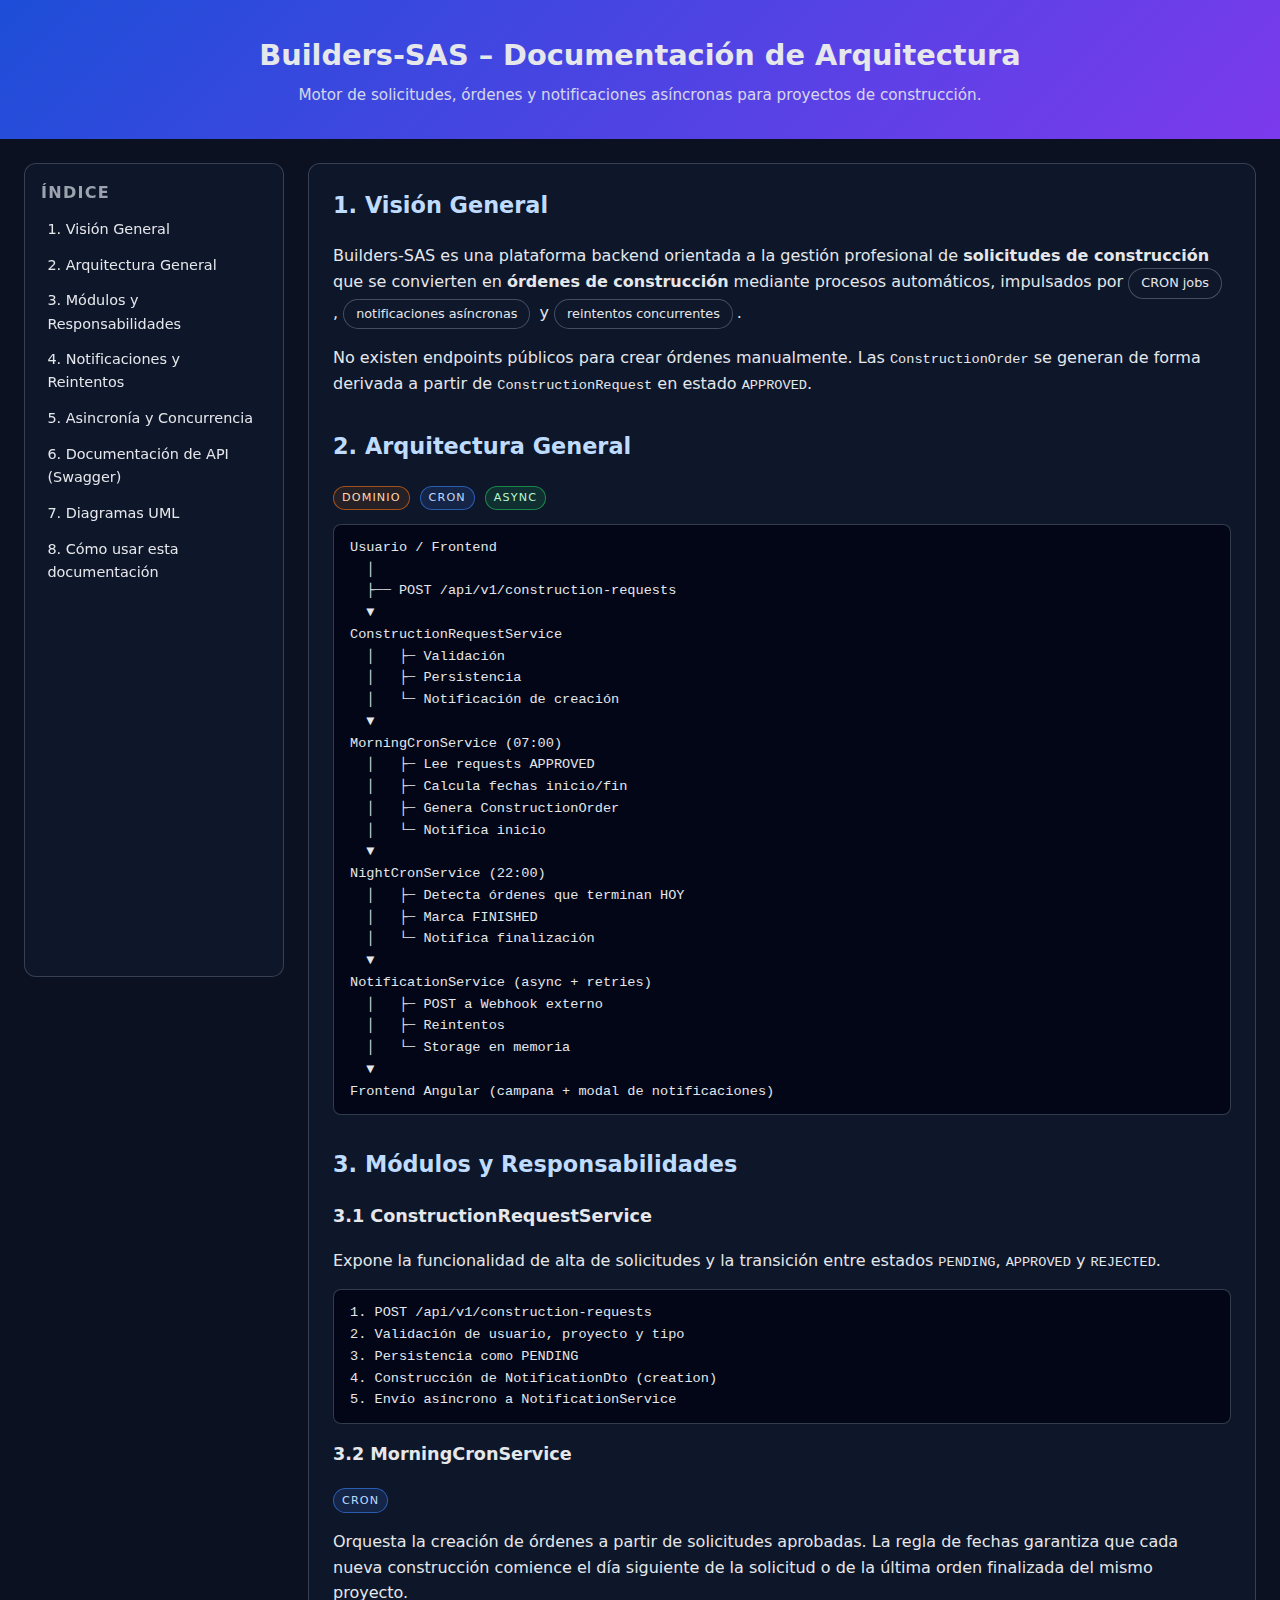
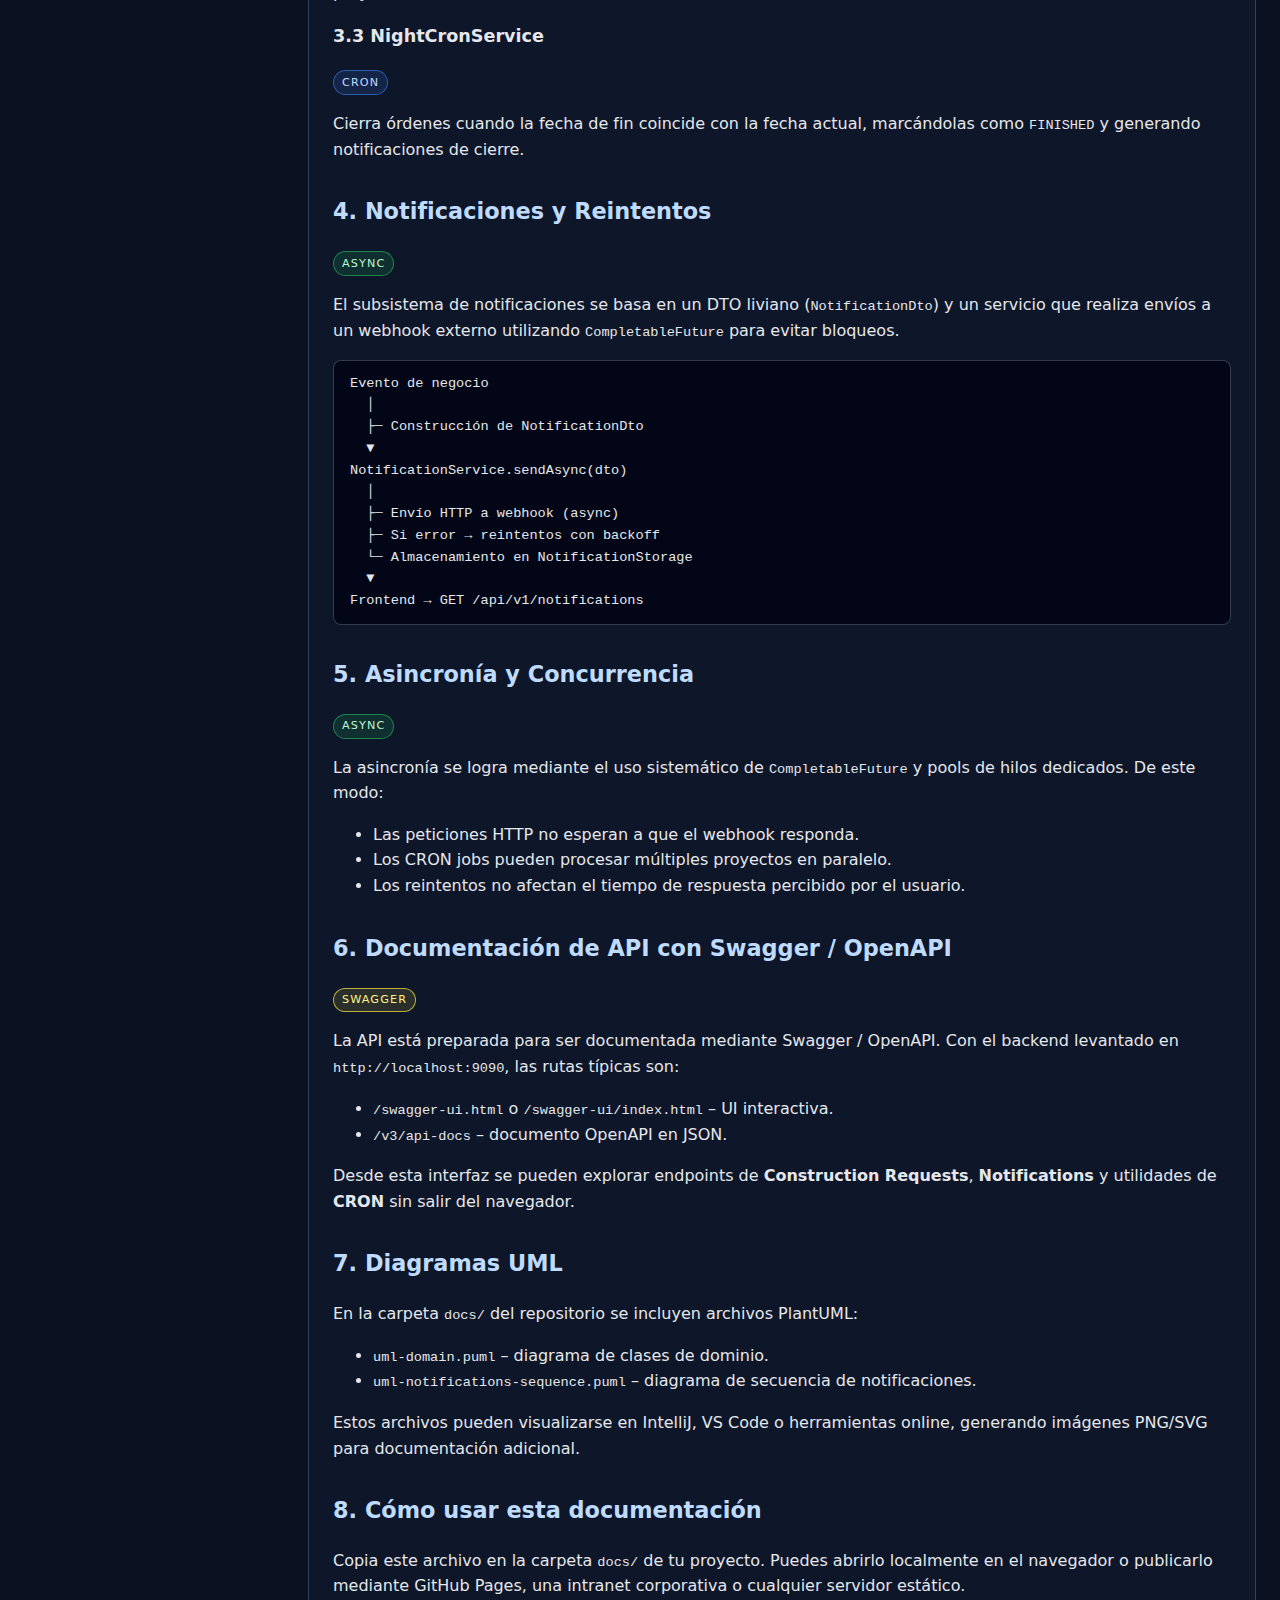
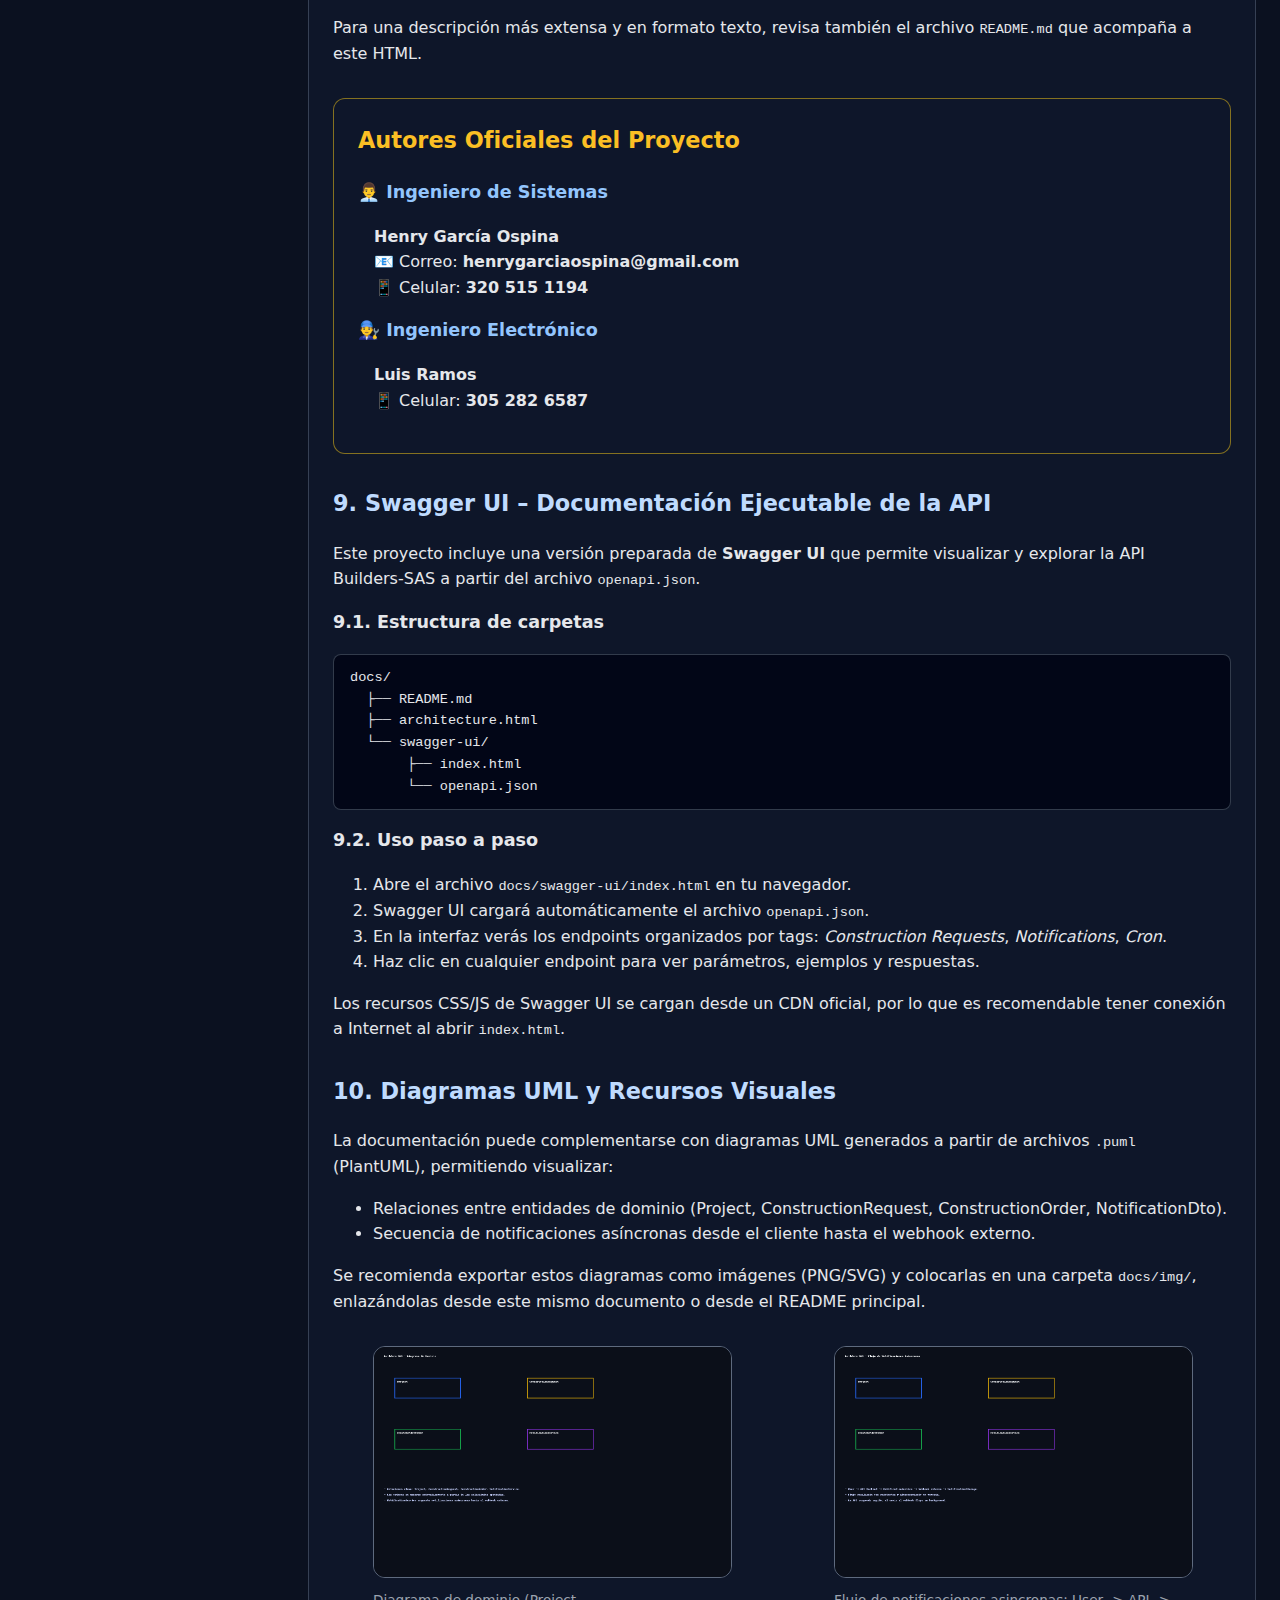
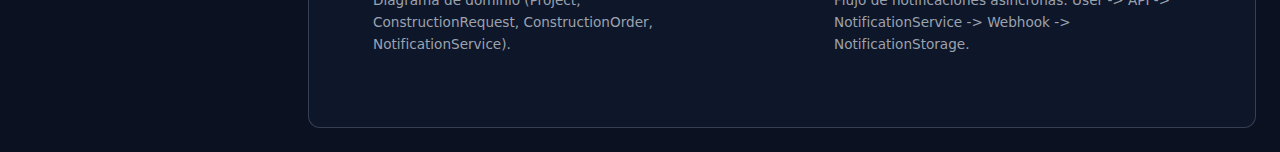
<file: builders_sas_docs/architecture.html>
<!DOCTYPE html>
<html lang="es">
<head>
  <meta charset="UTF-8" />
  <title>Builders‑SAS – Documentación de Arquitectura</title>
  <meta name="viewport" content="width=device-width, initial-scale=1" />
  <style>
    body {
      font-family: system-ui, -apple-system, BlinkMacSystemFont, "Segoe UI", sans-serif;
      margin: 0;
      padding: 0;
      background: #0b1120;
      color: #e5e7eb;
      line-height: 1.6;
    }
    header {
      background: linear-gradient(135deg, #1d4ed8, #7c3aed);
      padding: 2rem 1.5rem;
      text-align: center;
      position: sticky;
      top: 0;
      z-index: 10;
    }
    header h1 {
      margin: 0;
      font-size: 1.8rem;
    }
    header p {
      margin: 0.3rem 0 0;
      font-size: 0.95rem;
      opacity: 0.9;
    }
    .container {
      display: grid;
      grid-template-columns: 260px 1fr;
      gap: 1.5rem;
      padding: 1.5rem;
    }
    nav {
      background: rgba(15, 23, 42, 0.95);
      border-radius: 0.75rem;
      padding: 1rem;
      border: 1px solid rgba(148, 163, 184, 0.3);
      max-height: calc(100vh - 120px);
      overflow-y: auto;
      position: sticky;
      top: 96px;
    }
    nav h2 {
      font-size: 1rem;
      margin-top: 0;
      margin-bottom: 0.5rem;
      text-transform: uppercase;
      letter-spacing: 0.08em;
      color: #9ca3af;
    }
    nav ul {
      list-style: none;
      padding-left: 0;
      margin: 0;
      font-size: 0.9rem;
    }
    nav li {
      margin: 0.3rem 0;
    }
    nav a {
      color: #e5e7eb;
      text-decoration: none;
      display: block;
      padding: 0.25rem 0.4rem;
      border-radius: 0.4rem;
    }
    nav a:hover {
      background: rgba(59, 130, 246, 0.2);
    }
    main {
      background: rgba(15, 23, 42, 0.95);
      border-radius: 0.75rem;
      padding: 1.5rem;
      border: 1px solid rgba(148, 163, 184, 0.3);
    }
    section {
      margin-bottom: 2rem;
    }
    section h2 {
      margin-top: 0;
      font-size: 1.4rem;
      color: #bfdbfe;
    }
    section h3 {
      font-size: 1.1rem;
      color: #e5e7eb;
      margin-top: 1rem;
    }
    code, pre {
      font-family: "JetBrains Mono", ui-monospace, SFMono-Regular, Menlo, Monaco, Consolas, "Liberation Mono", "Courier New", monospace;
      font-size: 0.85rem;
    }
    pre {
      background: #020617;
      padding: 0.75rem 1rem;
      border-radius: 0.5rem;
      overflow-x: auto;
      border: 1px solid rgba(55, 65, 81, 0.9);
    }
    .tag {
      display: inline-block;
      padding: 0.15rem 0.5rem;
      border-radius: 999px;
      font-size: 0.7rem;
      text-transform: uppercase;
      letter-spacing: 0.1em;
      margin-right: 0.3rem;
    }
    .tag-async { background: rgba(34, 197, 94, 0.15); color: #bbf7d0; border: 1px solid rgba(34, 197, 94, 0.6); }
    .tag-cron { background: rgba(59, 130, 246, 0.15); color: #bfdbfe; border: 1px solid rgba(59, 130, 246, 0.6); }
    .tag-domain { background: rgba(249, 115, 22, 0.1); color: #fed7aa; border: 1px solid rgba(249, 115, 22, 0.6); }
    .tag-swagger { background: rgba(244, 234, 65, 0.12); color: #fef08a; border: 1px solid rgba(244, 234, 65, 0.7); }
    .pill {
      display: inline-flex;
      align-items: center;
      gap: 0.3rem;
      background: rgba(15, 23, 42, 0.9);
      border-radius: 999px;
      padding: 0.25rem 0.75rem;
      border: 1px solid rgba(148, 163, 184, 0.4);
      font-size: 0.8rem;
      margin-right: 0.25rem;
    }
    .pill span {
      font-size: 0.8rem;
    }
    a.inline-link {
      color: #93c5fd;
      text-decoration: underline;
      text-decoration-style: dotted;
    }
    @media (max-width: 900px) {
      .container {
        grid-template-columns: 1fr;
      }
      nav {
        position: static;
        max-height: none;
      }
    }
  </style>
</head>
<body>
  <header>
    <h1>Builders‑SAS – Documentación de Arquitectura</h1>
    <p>Motor de solicitudes, órdenes y notificaciones asíncronas para proyectos de construcción.</p>
  </header>
  <div class="container">
    <nav>
      <h2>Índice</h2>
      <ul>
        <li><a href="#vision">1. Visión General</a></li>
        <li><a href="#arquitectura">2. Arquitectura General</a></li>
        <li><a href="#modulos">3. Módulos y Responsabilidades</a></li>
        <li><a href="#notificaciones">4. Notificaciones y Reintentos</a></li>
        <li><a href="#asincronia">5. Asincronía y Concurrencia</a></li>
        <li><a href="#swagger">6. Documentación de API (Swagger)</a></li>
        <li><a href="#uml">7. Diagramas UML</a></li>
        <li><a href="#uso">8. Cómo usar esta documentación</a></li>
      </ul>
    </nav>
    <main>
      <section id="vision">
        <h2>1. Visión General</h2>
        <p>
          Builders‑SAS es una plataforma backend orientada a la gestión profesional de
          <strong>solicitudes de construcción</strong> que se convierten en
          <strong>órdenes de construcción</strong> mediante procesos automáticos,
          impulsados por <span class="pill"><span>CRON jobs</span></span>,
          <span class="pill"><span>notificaciones asíncronas</span></span> y
          <span class="pill"><span>reintentos concurrentes</span></span>.
        </p>
        <p>
          No existen endpoints públicos para crear órdenes manualmente.
          Las <code>ConstructionOrder</code> se generan de forma derivada a partir de
          <code>ConstructionRequest</code> en estado <code>APPROVED</code>.
        </p>
      </section>

      <section id="arquitectura">
        <h2>2. Arquitectura General</h2>
        <span class="tag tag-domain">Dominio</span>
        <span class="tag tag-cron">CRON</span>
        <span class="tag tag-async">Async</span>
        <pre><code>Usuario / Frontend
  │
  ├── POST /api/v1/construction-requests
  ▼
ConstructionRequestService
  │   ├─ Validación
  │   ├─ Persistencia
  │   └─ Notificación de creación
  ▼
MorningCronService (07:00)
  │   ├─ Lee requests APPROVED
  │   ├─ Calcula fechas inicio/fin
  │   ├─ Genera ConstructionOrder
  │   └─ Notifica inicio
  ▼
NightCronService (22:00)
  │   ├─ Detecta órdenes que terminan HOY
  │   ├─ Marca FINISHED
  │   └─ Notifica finalización
  ▼
NotificationService (async + retries)
  │   ├─ POST a Webhook externo
  │   ├─ Reintentos
  │   └─ Storage en memoria
  ▼
Frontend Angular (campana + modal de notificaciones)</code></pre>
      </section>

      <section id="modulos">
        <h2>3. Módulos y Responsabilidades</h2>

        <h3>3.1 ConstructionRequestService</h3>
        <p>
          Expone la funcionalidad de alta de solicitudes y la transición entre estados
          <code>PENDING</code>, <code>APPROVED</code> y <code>REJECTED</code>.
        </p>
        <pre><code>1. POST /api/v1/construction-requests
2. Validación de usuario, proyecto y tipo
3. Persistencia como PENDING
4. Construcción de NotificationDto (creation)
5. Envío asíncrono a NotificationService</code></pre>

        <h3>3.2 MorningCronService</h3>
        <span class="tag tag-cron">CRON</span>
        <p>
          Orquesta la creación de órdenes a partir de solicitudes aprobadas.
          La regla de fechas garantiza que cada nueva construcción
          comience el día siguiente de la solicitud o de la última orden finalizada
          del mismo proyecto.
        </p>

        <h3>3.3 NightCronService</h3>
        <span class="tag tag-cron">CRON</span>
        <p>
          Cierra órdenes cuando la fecha de fin coincide con la fecha actual,
          marcándolas como <code>FINISHED</code> y generando notificaciones de cierre.
        </p>
      </section>

      <section id="notificaciones">
        <h2>4. Notificaciones y Reintentos</h2>
        <span class="tag tag-async">Async</span>
        <p>
          El subsistema de notificaciones se basa en un DTO liviano
          (<code>NotificationDto</code>) y un servicio que realiza envíos
          a un webhook externo utilizando <code>CompletableFuture</code> para evitar bloqueos.
        </p>
        <pre><code>Evento de negocio
  │
  ├─ Construcción de NotificationDto
  ▼
NotificationService.sendAsync(dto)
  │
  ├─ Envío HTTP a webhook (async)
  ├─ Si error → reintentos con backoff
  └─ Almacenamiento en NotificationStorage
  ▼
Frontend → GET /api/v1/notifications</code></pre>
      </section>

      <section id="asincronia">
        <h2>5. Asincronía y Concurrencia</h2>
        <span class="tag tag-async">Async</span>
        <p>
          La asincronía se logra mediante el uso sistemático de
          <code>CompletableFuture</code> y pools de hilos dedicados.
          De este modo:
        </p>
        <ul>
          <li>Las peticiones HTTP no esperan a que el webhook responda.</li>
          <li>Los CRON jobs pueden procesar múltiples proyectos en paralelo.</li>
          <li>Los reintentos no afectan el tiempo de respuesta percibido por el usuario.</li>
        </ul>
      </section>

      <section id="swagger">
        <h2>6. Documentación de API con Swagger / OpenAPI</h2>
        <span class="tag tag-swagger">Swagger</span>
        <p>
          La API está preparada para ser documentada mediante Swagger / OpenAPI.
          Con el backend levantado en <code>http://localhost:9090</code>,
          las rutas típicas son:
        </p>
        <ul>
          <li><code>/swagger-ui.html</code> o <code>/swagger-ui/index.html</code> – UI interactiva.</li>
          <li><code>/v3/api-docs</code> – documento OpenAPI en JSON.</li>
        </ul>
        <p>
          Desde esta interfaz se pueden explorar endpoints de
          <strong>Construction Requests</strong>, <strong>Notifications</strong> y
          utilidades de <strong>CRON</strong> sin salir del navegador.
        </p>
      </section>

      <section id="uml">
        <h2>7. Diagramas UML</h2>
        <p>
          En la carpeta <code>docs/</code> del repositorio se incluyen archivos
          PlantUML:
        </p>
        <ul>
          <li><code>uml-domain.puml</code> – diagrama de clases de dominio.</li>
          <li><code>uml-notifications-sequence.puml</code> – diagrama de secuencia de notificaciones.</li>
        </ul>
        <p>
          Estos archivos pueden visualizarse en IntelliJ, VS Code
          o herramientas online, generando imágenes PNG/SVG para documentación adicional.
        </p>
      </section>

      <section id="uso">
        <h2>8. Cómo usar esta documentación</h2>
        <p>
          Copia este archivo en la carpeta <code>docs/</code> de tu proyecto.
          Puedes abrirlo localmente en el navegador o publicarlo mediante
          GitHub Pages, una intranet corporativa o cualquier servidor estático.
        </p>
        <p>
          Para una descripción más extensa y en formato texto, revisa también el
          archivo <code>README.md</code> que acompaña a este HTML.
        </p>
      </section>
    
<section id="autores" style="background: rgba(15,23,42,0.8); padding: 1.5rem; border-radius: 0.75rem; border: 1px solid rgba(250, 204, 21, 0.5); margin-top: 2rem;">
  <h2 style="color:#fbbf24;">Autores Oficiales del Proyecto</h2>
  <h3 style="color:#93c5fd;">👨‍💼 Ingeniero de Sistemas</h3>
  <p style="margin-left:1rem;">
    <strong>Henry García Ospina</strong><br>
    📧 Correo: <strong>henrygarciaospina@gmail.com</strong><br>
    📱 Celular: <strong>320 515 1194</strong>
  </p>
  <h3 style="color:#93c5fd;">👨‍🔧 Ingeniero Electrónico</h3>
  <p style="margin-left:1rem;">
    <strong>Luis Ramos</strong><br>
    📱 Celular: <strong>305 282 6587</strong>
  </p>
</section>

<section id="swagger-ui-uso" style="margin-top:2rem;">
  <h2>9. Swagger UI – Documentación Ejecutable de la API</h2>
  <p>
    Este proyecto incluye una versión preparada de <strong>Swagger UI</strong> que
    permite visualizar y explorar la API Builders‑SAS a partir del archivo
    <code>openapi.json</code>.
  </p>
  <h3>9.1. Estructura de carpetas</h3>
  <pre><code>docs/
  ├── README.md
  ├── architecture.html
  └── swagger-ui/
       ├── index.html
       └── openapi.json</code></pre>
  <h3>9.2. Uso paso a paso</h3>
  <ol>
    <li>Abre el archivo <code>docs/swagger-ui/index.html</code> en tu navegador.</li>
    <li>Swagger UI cargará automáticamente el archivo <code>openapi.json</code>.</li>
    <li>En la interfaz verás los endpoints organizados por tags: <em>Construction Requests</em>, <em>Notifications</em>, <em>Cron</em>.</li>
    <li>Haz clic en cualquier endpoint para ver parámetros, ejemplos y respuestas.</li>
  </ol>
  <p>
    Los recursos CSS/JS de Swagger UI se cargan desde un CDN oficial, por lo que
    es recomendable tener conexión a Internet al abrir <code>index.html</code>.
  </p>
</section>

<section id="diagramas" style="margin-top:2rem;">
  <h2>10. Diagramas UML y Recursos Visuales</h2>
  <p>
    La documentación puede complementarse con diagramas UML generados a partir de archivos
    <code>.puml</code> (PlantUML), permitiendo visualizar:
  </p>
  <ul>
    <li>Relaciones entre entidades de dominio (Project, ConstructionRequest, ConstructionOrder, NotificationDto).</li>
    <li>Secuencia de notificaciones asíncronas desde el cliente hasta el webhook externo.</li>
  </ul>
  <p>
    Se recomienda exportar estos diagramas como imágenes (PNG/SVG) y colocarlas en una carpeta
    <code>docs/img/</code>, enlazándolas desde este mismo documento o desde el README principal.
  </p>

  <div style="display:flex;flex-wrap:wrap;gap:1.5rem;margin-top:1rem;">
    <figure style="flex:1;min-width:260px;">
      <img src="./img/uml-domain.png" alt="Diagrama de Dominio Builders-SAS" style="max-width:100%;border-radius:0.75rem;border:1px solid rgba(148,163,184,0.6);">
      <figcaption style="font-size:0.85rem;color:#9ca3af;margin-top:0.3rem;">
        Diagrama de dominio (Project, ConstructionRequest, ConstructionOrder, NotificationService).
      </figcaption>
    </figure>
    <figure style="flex:1;min-width:260px;">
      <img src="./img/uml-notifications-sequence.png" alt="Diagrama de Secuencia de Notificaciones" style="max-width:100%;border-radius:0.75rem;border:1px solid rgba(148,163,184,0.6);">
      <figcaption style="font-size:0.85rem;color:#9ca3af;margin-top:0.3rem;">
        Flujo de notificaciones asincronas: User -> API -> NotificationService -> Webhook -> NotificationStorage.
      </figcaption>
    </figure>
  </div>

</section>

    </main>
  </div>
</body>
</html>
</file>
